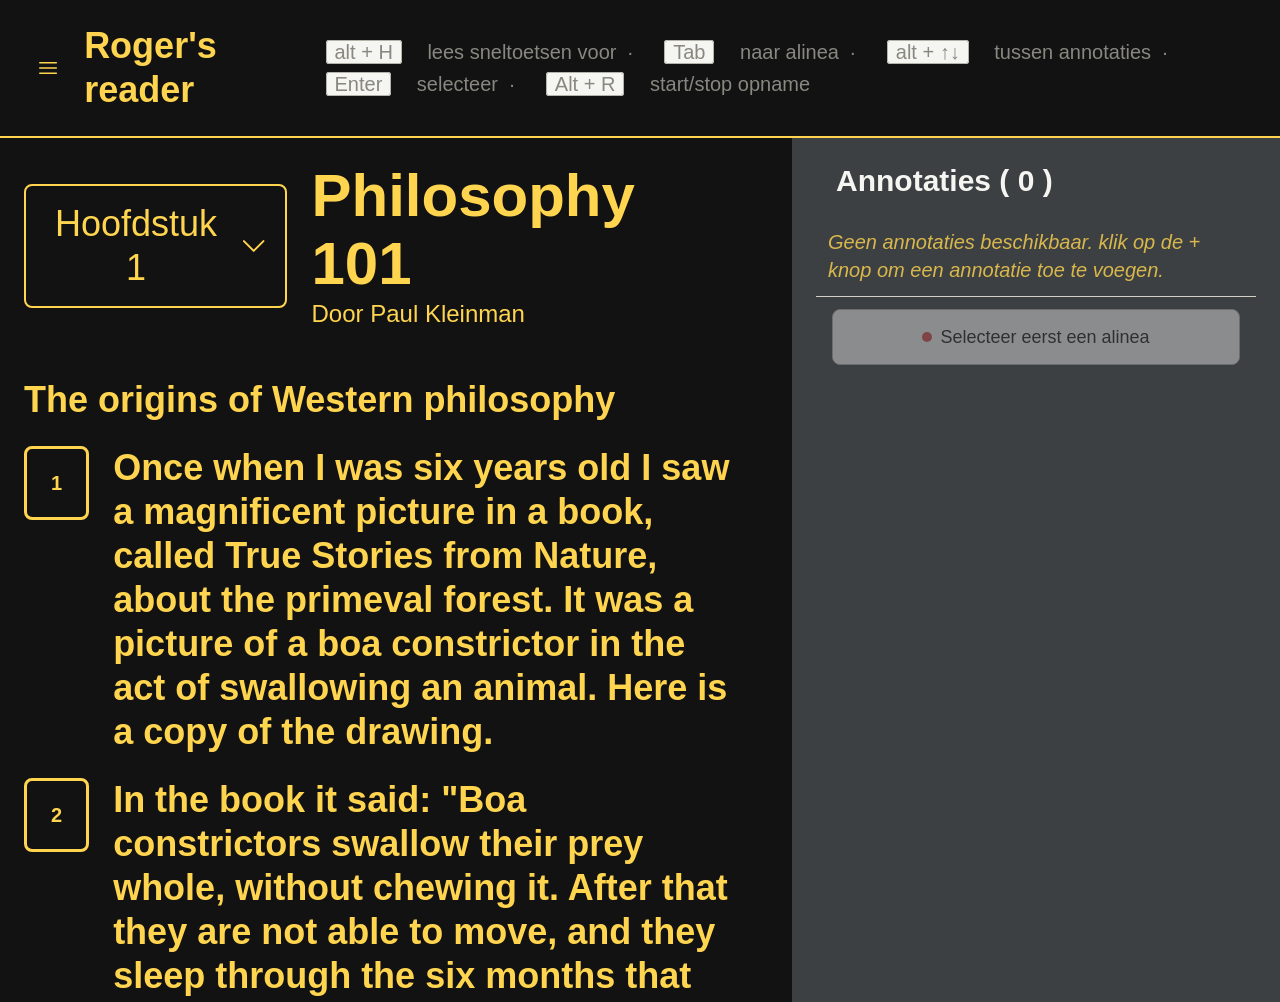
<file: index.html>
<!DOCTYPE html>
<html lang="nl">
<head>
    <meta charset="UTF-8">
    <meta name="viewport" content="width=device-width, initial-scale=1.0">
    <title>Roger's reader</title>
    <link href="style/style.css" rel="stylesheet">
    <link rel="icon" type="image/png" sizes="32x32" href="images/favicon-32x32.png?v=2">

    <link href="https://api.fontshare.com/v2/css?f[]=nunito@400&f[]=bebas-neue@400&display=swap" rel="stylesheet">
</head>
<body>
    <header>
        <div class="header-content">
            <div>
                <button class="menu" tabindex="0" aria-label="menu">
                    <svg xmlns="http://www.w3.org/2000/svg" fill="none" viewBox="0 0 24 24" stroke-width="1.5" stroke="currentColor">
                        <path stroke-linecap="round" stroke-linejoin="round" d="M3.75 6.75h16.5M3.75 12h16.5m-16.5 5.25h16.5" />
                    </svg>
                </button>
                
                <h1>Roger's reader</h1>
            </div>
            <nav>
                <ul>
                    <!-- <li><a href="#">Sneltoetsen</a></li> -->
                    <li><a href="index.html" aria-label="Ga naar Boek 1 door enter te drukken">Boek 1</a></li>
                    <li><a href="book2.html" aria-label="Ga naar Boek 2 door enter te drukken">Boek 2</a></li>
                </ul>
            </nav>

            <section id="shortcuts" aria-label="Beschikbare sneltoetsen" tabindex="0">
                <p aria-hidden="true">
                <kbd>alt + H</kbd> lees sneltoetsen voor &nbsp;·&nbsp;
                <kbd>Tab</kbd> naar alinea &nbsp;·&nbsp;
                <kbd>alt + ↑↓</kbd> tussen annotaties &nbsp;·&nbsp;
                <kbd>Enter</kbd> selecteer &nbsp;·&nbsp;
                <kbd>Alt + R</kbd> start/stop opname
                
            </p>
            <p class="sr-only">
                Beschikbare sneltoetsen: Alt + H om sneltoetsen te lezen, 
                Tab om naar een alinea te gaan, nogmaals Tab om de annotatie-knop te bereiken, 
                Enter om een annotatie te maken, Alt + R om een opname te starten of stoppen.
            </p>
            </section>
        </div>


    </header>

    <section class="web-app">
        <article id="reader" aria-label="Booktext">
            <div class="title-container">
                <div class="dropdown">
                    <button class="dropbtn" class="dropbtn" aria-label="Je bent nu bij hoofdstuk 1, navigeer hier met tab" tabindex="0">
                        Hoofdstuk 1
                        <svg xmlns="http://www.w3.org/2000/svg" viewBox="0 0 24 24" fill="currentColor" class="size-6">
                            <path fill-rule="evenodd" d="M12.53 16.28a.75.75 0 0 1-1.06 0l-7.5-7.5a.75.75 0 0 1 1.06-1.06L12 14.69l6.97-6.97a.75.75 0 1 1 1.06 1.06l-7.5 7.5Z" clip-rule="evenodd" />
                        </svg>
                    </button>

                    <div class="dropdown-content">
                        <a href="index.html#start" aria-label="Ga naar Hoofdstuk 1 door enter te drukken">Hoofdstuk 1</a>
                        <a href="chapter2.html#start" aria-label="Ga naar Hoofdstuk 2 door enter te drukken">Hoofdstuk 2</a>
                        <a href="chapter3.html#start" aria-label="Ga naar Hoofdstuk 3 door enter te drukken">Hoofdstuk 3</a>
                    </div>
                </div>

                <div>
                    <h1 aria-label="Titel: Philosophy 101" tabindex="0">Philosophy 101</h1>
                    <h2 aria-label="Auteur: Door Paul Kleinman" tabindex="0">Door Paul Kleinman</h2>
                </div>
            </div>

            <div class="text-container" id="start">
                    <h3 tabindex="0">The origins of Western philosophy</h3>
                    
                    <div class="para-block" data-para="1" tabindex="0">
                        <p lang="en">
                            Once when I was six years old I saw a magnificent picture in a book, called True Stories from Nature, about the primeval forest. It was a picture of a boa constrictor in the act of swallowing an animal. Here is a copy of the drawing.
                            
                            <button class="add-anno-btn" aria-label="Wil je een annotatie toevoegen aan alinea 1? Druk dan op enter. Zo niet, druk op tab om verder te gaan"> 1 </button>
                        </p>
                    </div>
        
                    <div class="para-block" data-para="2" tabindex="0">
                        <p>
                            In the book it said: "Boa constrictors swallow their prey whole, without chewing it. After that they are not able to move, and they sleep through the six months that they need for digestion."
                            
                            <button class="add-anno-btn" aria-label="Wil je een annotatie toevoegen aan alinea 2? Druk dan op enter. Zo niet, druk op tab om verder te gaan"> 2 </button>
                        </p>
                    </div>
        
                    <div class="para-block" data-para="3" tabindex="0">
                        <p>
                            I pondered deeply, then, over the adventures of the jungle. And after some work with a colored pencil I succeeded in making my first drawing. My Drawing Number One. It looked something like this:
                            
                            <button class="add-anno-btn" aria-label="Wil je een annotatie toevoegen aan alinea 3? Druk dan op enter. Zo niet, druk op tab om verder te gaan"> 3 </button>
                        </p>
                    </div>
                </article>
            </div>

        <aside id="sidebar" aria-label="Annotations">
            <div id="sidebar-header">
                Annotaties (
                <span id="anno-count" aria-live="polite">
                    0
                </span>
                )
            </div>

            <div id="anno-list" aria-live="polite" >
                <p>
                    No annotations yet. Focus on a paragraph and click + annotation.
                </p>
            </div>

            <div id="rec-panel">
                <div id="pending-info" aria-live="polite"></div>

                <button id="rec-btn" aria-label="Selecteer eerst een alinea" aria-pressed="false" disabled>
                    <span class="dot" aria-hidden="true"></span>
                    <span id="rec-label">Selecteer eerst een alinea</span>
                </button>
                <div id="status" aria-live="assertive"></div>

            </div>
        </aside>

    </section>
    
    <script src="script/script.js"></script>
</body>
</html>
</file>
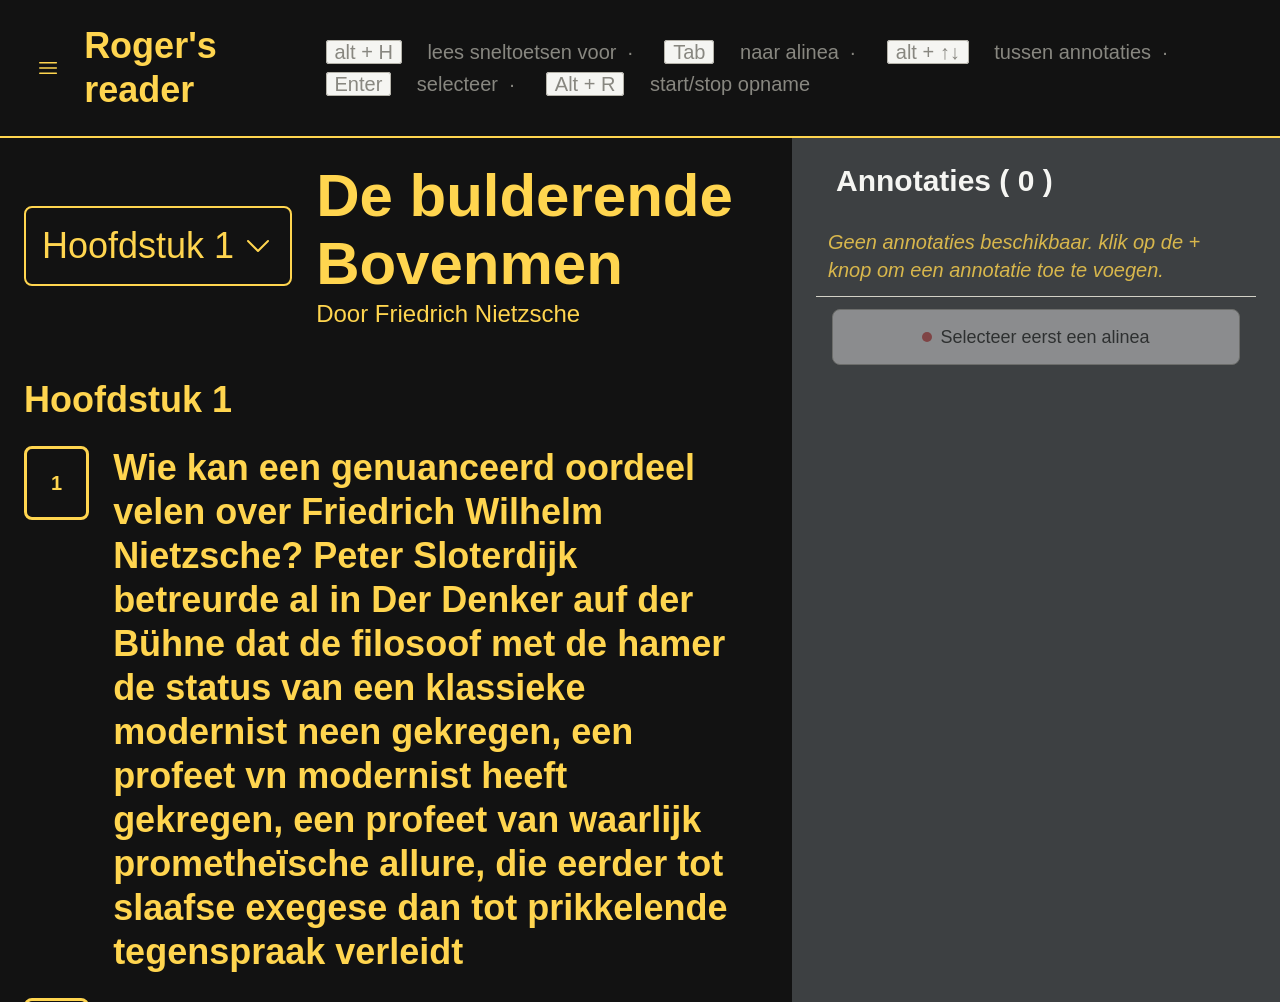
<file: book2.html>
<!DOCTYPE html>
<html lang="nl">
<head>
    <meta charset="UTF-8">
    <meta name="viewport" content="width=device-width, initial-scale=1.0">
    <title>Roger's reader</title>
    <link href="style/style.css" rel="stylesheet">
    <link rel="icon" type="image/png" sizes="32x32" href="images/favicon-32x32.png?v=2">

    <link href="https://api.fontshare.com/v2/css?f[]=nunito@400&f[]=bebas-neue@400&display=swap" rel="stylesheet">
</head>
<body>
    <header>
        <div class="header-content">
            <div>
                <button class="menu" tabindex="0" aria-label="menu">
                    <svg xmlns="http://www.w3.org/2000/svg" fill="none" viewBox="0 0 24 24" stroke-width="1.5" stroke="currentColor">
                        <path stroke-linecap="round" stroke-linejoin="round" d="M3.75 6.75h16.5M3.75 12h16.5m-16.5 5.25h16.5" />
                    </svg>
                </button>
                
                <h1>Roger's reader</h1>
            </div>
            <nav>
                <ul>
                    <!-- <li><a href="#">Sneltoetsen</a></li> -->
                    <li><a href="index.html" aria-label="Ga naar Boek 1 door enter te drukken">Boek 1</a></li>
                    <li><a href="book2.html" aria-label="Ga naar Boek 2 door enter te drukken">Boek 2</a></li>
                </ul>
            </nav>

            <section id="shortcuts" aria-label="Beschikbare sneltoetsen" tabindex="0">
                <p aria-hidden="true">
                <kbd>alt + H</kbd> lees sneltoetsen voor &nbsp;·&nbsp;
                <kbd>Tab</kbd> naar alinea &nbsp;·&nbsp;
                <kbd>alt + ↑↓</kbd> tussen annotaties &nbsp;·&nbsp;
                <kbd>Enter</kbd> selecteer &nbsp;·&nbsp;
                <kbd>Alt + R</kbd> start/stop opname
                
            </p>
            <p class="sr-only">
                Beschikbare sneltoetsen: Alt + H om sneltoetsen te lezen, 
                Tab om naar een alinea te gaan, nogmaals Tab om de annotatie-knop te bereiken, 
                Enter om een annotatie te maken, Alt + R om een opname te starten of stoppen.
            </p>
            </section>
        </div>


    </header>

    <section class="web-app">
        <article id="reader" aria-label="Booktext">
            <div class="title-container">
                <div class="dropdown">
                    <button class="dropbtn" class="dropbtn" aria-label="Je bent nu bij hoofdstuk 1, navigeer hier met tab" tabindex="0">
                        Hoofdstuk 1
                        <svg xmlns="http://www.w3.org/2000/svg" viewBox="0 0 24 24" fill="currentColor" class="size-6">
                            <path fill-rule="evenodd" d="M12.53 16.28a.75.75 0 0 1-1.06 0l-7.5-7.5a.75.75 0 0 1 1.06-1.06L12 14.69l6.97-6.97a.75.75 0 1 1 1.06 1.06l-7.5 7.5Z" clip-rule="evenodd" />
                        </svg>
                    </button>

                    <div class="dropdown-content">
                        <a href="index.html#start" aria-label="Ga naar Hoofdstuk 1 door enter te drukken">Hoofdstuk 1</a>
                    </div>
                </div>

                <div>
                    <h1 aria-label="Titel: Philosophy 101" tabindex="0">De bulderende <br> Bovenmen</h1>
                    <h2 aria-label="Auteur: Door Paul Kleinman" tabindex="0">Door Friedrich Nietzsche</h2>
                </div>
            </div>

            <div class="text-container" id="start">
                    <h3 tabindex="0">Hoofdstuk 1</h3>
                    
                    <div class="para-block" data-para="1" tabindex="0">
                        <p lang="en">
                            Wie kan een genuanceerd oordeel velen over Friedrich Wilhelm Nietzsche? Peter Sloterdijk betreurde al in
                            Der Denker auf der Bühne dat de filosoof met
                            de hamer de status van een klassieke
                            modernist neen gekregen, een profeet vn modernist heeft gekregen, een profeet van
                            waarlijk prometheïsche allure, die eerder
                            tot slaafse exegese dan tot prikkelende tegenspraak verleidt
                            
                            <button class="add-anno-btn" aria-label="Wil je een annotatie toevoegen aan alinea 1? Druk dan op enter. Zo niet, druk op tab om verder te gaan"> 1 </button>
                        </p>
                    </div>
        
                    <div class="para-block" data-para="2" tabindex="0">
                        <p>
                            Er zijn bibliotheken
                            over hem volgeschreven, maar zelden tref
                            je tussen al die eerbiedwaardige boeken
                            een commentaar dat zowel leesbaar als gedurfd is.
                            
                            <button class="add-anno-btn" aria-label="Wil je een annotatie toevoegen aan alinea 2? Druk dan op enter. Zo niet, druk op tab om verder te gaan"> 2 </button>
                        </p>
                    </div>
                </article>
            </div>

        <aside id="sidebar" aria-label="Annotations">
            <div id="sidebar-header">
                Annotaties (
                <span id="anno-count" aria-live="polite">
                    0
                </span>
                )
            </div>

            <div id="anno-list" aria-live="polite">
                <p>
                    No annotations yet. Focus on a paragraph and click + annotation.
                </p>
            </div>

            <div id="rec-panel">
                <div id="pending-info" aria-live="polite"></div>

                <button id="rec-btn" aria-label="Selecteer eerst een alinea" aria-pressed="false" disabled>
                    <span class="dot" aria-hidden="true"></span>
                    <span id="rec-label">Selecteer eerst een alinea</span>
                </button>
                <div id="status" aria-live="assertive"></div>

            </div>
        </aside>

    </section>
    
    <script src="script/script.js"></script>
</body>
</html>
</file>
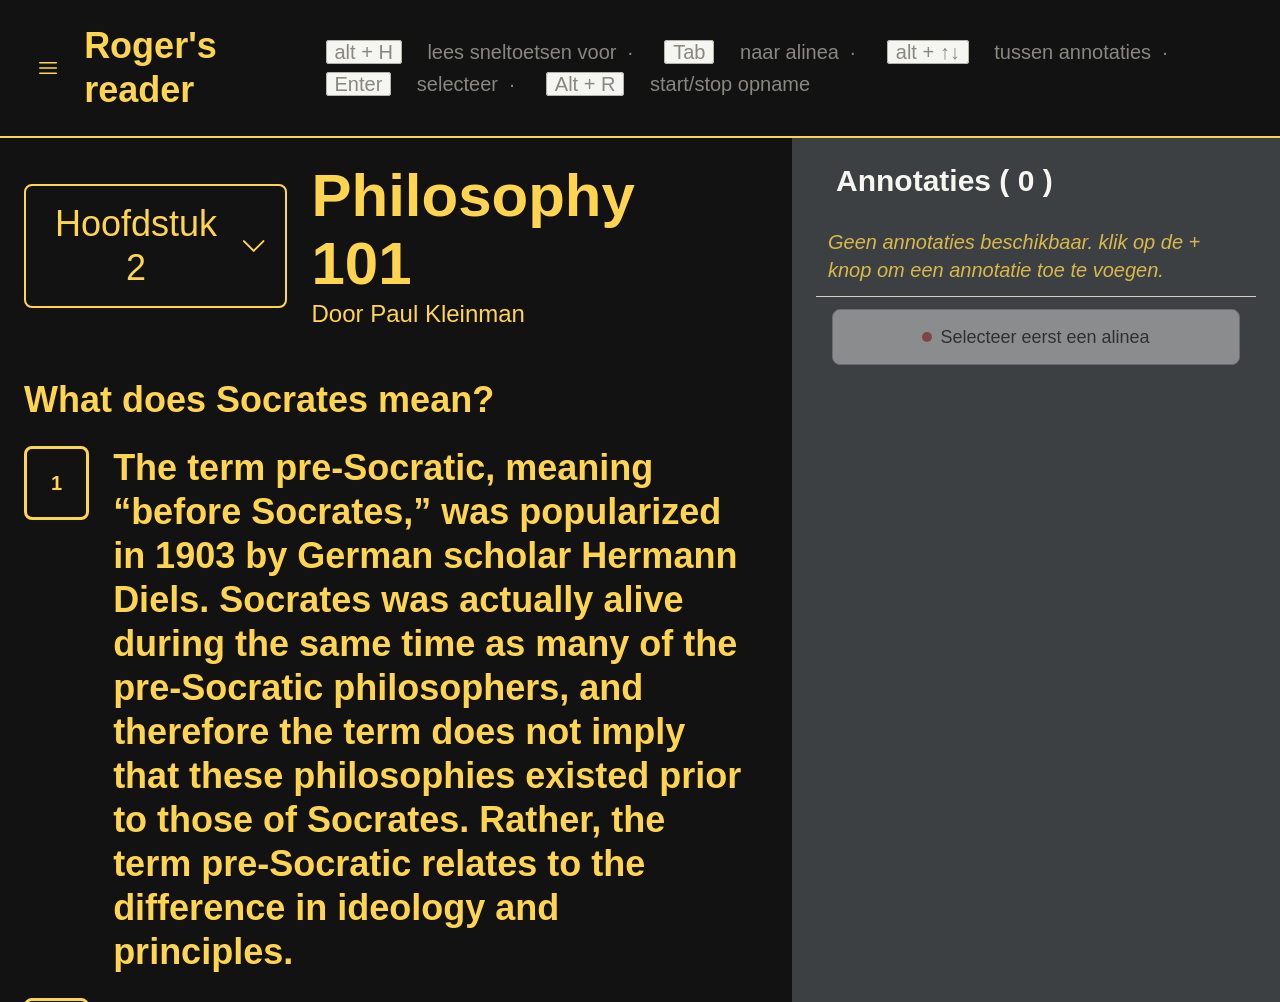
<file: chapter2.html>
<!DOCTYPE html>
<html lang="nl">
<head>
    <meta charset="UTF-8">
    <meta name="viewport" content="width=device-width, initial-scale=1.0">
    <title>Roger's reader</title>
    <link href="style/style.css" rel="stylesheet">
    <link rel="icon" type="image/png" sizes="32x32" href="images/favicon-32x32.png?v=2">

    <link href="https://api.fontshare.com/v2/css?f[]=nunito@400&f[]=bebas-neue@400&display=swap" rel="stylesheet">
</head>
<body>
    <header>
        <div class="header-content">
            <div>
                <button class="menu" tabindex="0" aria-label="menu">
                    <svg xmlns="http://www.w3.org/2000/svg" fill="none" viewBox="0 0 24 24" stroke-width="1.5" stroke="currentColor">
                        <path stroke-linecap="round" stroke-linejoin="round" d="M3.75 6.75h16.5M3.75 12h16.5m-16.5 5.25h16.5" />
                    </svg>
                </button>
                
                <h1>Roger's reader</h1>
            </div>
            <nav>
                <ul>
                    <!-- <li><a href="#">Sneltoetsen</a></li> -->
                    <li><a href="index.html">Boek 1</a></li>
                    <li><a href="book2.html">Boek 2</a></li>
                </ul>
            </nav>

            <section id="shortcuts" aria-label="Beschikbare sneltoetsen" tabindex="0">
                <p aria-hidden="true">
                <kbd>alt + H</kbd> lees sneltoetsen voor &nbsp;·&nbsp;
                <kbd>Tab</kbd> naar alinea &nbsp;·&nbsp;
                <kbd>alt + ↑↓</kbd> tussen annotaties &nbsp;·&nbsp;
                <kbd>Enter</kbd> selecteer &nbsp;·&nbsp;
                <kbd>Alt + R</kbd> start/stop opname
                
            </p>
            <p class="sr-only">
                Beschikbare sneltoetsen: Alt + H om sneltoetsen te lezen, 
                Tab om naar een alinea te gaan, nogmaals Tab om de annotatie-knop te bereiken, 
                Enter om een annotatie te maken, Alt + R om een opname te starten of stoppen.
            </p>
            </section>
        </div>


    </header>

    <section class="web-app">
        <article id="reader">
            <div class="title-container">
                <div class="dropdown">
                    <button class="dropbtn" aria-label="Je bent nu bij hoofdstuk 2, navigeer hier met tab" tabindex="0">
                        Hoofdstuk 2
                        <svg xmlns="http://www.w3.org/2000/svg" viewBox="0 0 24 24" fill="currentColor" class="size-6">
                            <path fill-rule="evenodd" d="M12.53 16.28a.75.75 0 0 1-1.06 0l-7.5-7.5a.75.75 0 0 1 1.06-1.06L12 14.69l6.97-6.97a.75.75 0 1 1 1.06 1.06l-7.5 7.5Z" clip-rule="evenodd" />
                        </svg>
                    </button>

                    <div class="dropdown-content">
                        <a href="index.html#start" aria-label="Ga naar Hoofdstuk 1 door enter te drukken">Hoofdstuk 1</a>
                        <a href="chapter2.html#start" aria-label="Ga naar Hoofdstuk 2 door enter te drukken">Hoofdstuk 2</a>
                        <a href="chapter3.html#start" aria-label="Ga naar Hoofdstuk 3 door enter te drukken">Hoofdstuk 3</a>
                    </div>
                </div>

                <div>
                    <h1 aria-label="Titel: Philosophy 101" tabindex="0">Philosophy 101</h1>
                    <h2 aria-label="Auteur: Door Paul Kleinman" tabindex="0">Door Paul Kleinman</h2>
                </div>
            </div>

            <div class="text-container" id="start">
                    <h3 tabindex="0">What does Socrates mean?</h3>
                    
                    <div class="para-block" data-para="1" tabindex="0">
                        <p lang="en">
                            The term pre-Socratic, meaning “before Socrates,” was popularized in 1903 by
                            German scholar Hermann Diels. Socrates was actually alive during the same
                            time as many of the pre-Socratic philosophers, and therefore the term does not
                            imply that these philosophies existed prior to those of Socrates. Rather, the term
                            pre-Socratic relates to the difference in ideology and principles. 
                            
                            <button class="add-anno-btn" aria-label="Wil je een annotatie toevoegen aan alinea 1? Druk dan op enter. Zo niet, druk op tab om verder te gaan"> 1 </button>
                        </p>
                    </div>
        
                    <div class="para-block" data-para="2" tabindex="0">
                        <p>
                            While many
                            pre-Socratic philosophers produced texts, none have fully survived and most of
                            what we understand about the pre-Socratic philosophers is based on the
                            fragments of text that remain and the quotes of later historians and philosophers,
                            which were usually biased.
                            
                            <button class="add-anno-btn" aria-label="Wil je een annotatie toevoegen aan alinea 2? Druk dan op enter. Zo niet, druk op tab om verder te gaan"> 2 </button>
                        </p>
                    </div>
                </article>
            </div>

        <aside id="sidebar" aria-label="Annotations">
            <div id="sidebar-header">
                Annotaties (
                <span id="anno-count" aria-live="polite">
                    0
                </span>
                )
            </div>

            <div id="anno-list" aria-live="polite">
                <p>
                    No annotations yet. Focus on a paragraph and click + annotation.
                </p>
            </div>

            <div id="rec-panel">
                <div id="pending-info" aria-live="polite"></div>

                <button id="rec-btn" aria-label="Selecteer eerst een alinea" aria-pressed="false" disabled>
                    <span class="dot" aria-hidden="true"></span>
                    <span id="rec-label">Selecteer eerst een alinea</span>
                </button>
                <div id="status" aria-live="assertive"></div>

            </div>
        </aside>

    </section>
    
    <script src="script/script.js"></script>
</body>
</html>
</file>
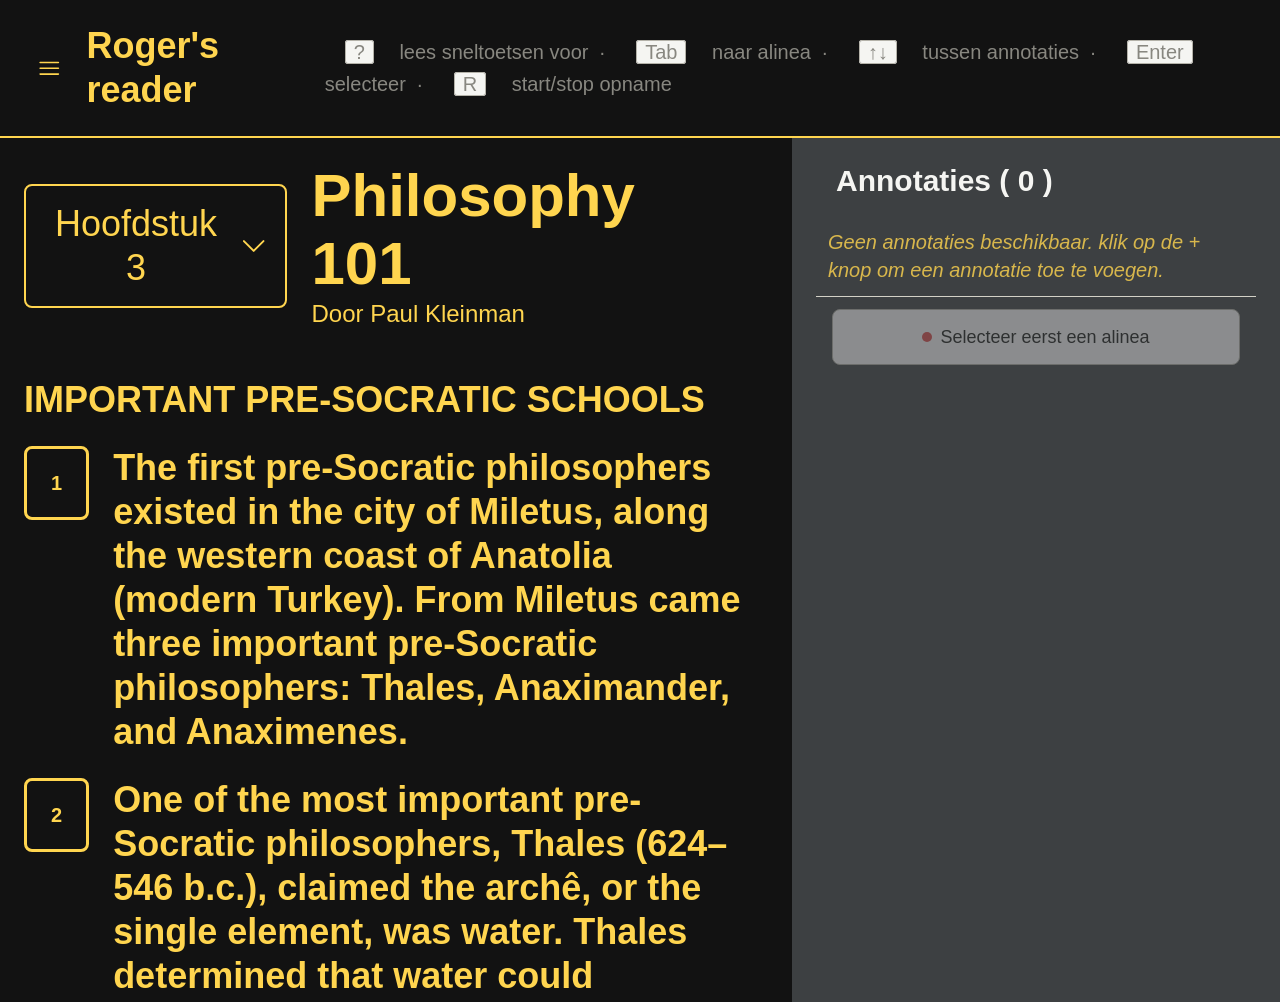
<file: chapter3.html>
<!DOCTYPE html>
<html lang="nl">
<head>
    <meta charset="UTF-8">
    <meta name="viewport" content="width=device-width, initial-scale=1.0">
    <title>Roger's reader</title>
    <link href="style/style.css" rel="stylesheet">
    <link rel="icon" type="image/png" sizes="32x32" href="images/favicon-32x32.png?v=2">

    <link href="https://api.fontshare.com/v2/css?f[]=nunito@400&f[]=bebas-neue@400&display=swap" rel="stylesheet">
</head>
<body>
    <header>
        <div class="header-content">
            <div>
                <button class="menu" tabindex="0" aria-label="menu">
                    <svg xmlns="http://www.w3.org/2000/svg" fill="none" viewBox="0 0 24 24" stroke-width="1.5" stroke="currentColor">
                        <path stroke-linecap="round" stroke-linejoin="round" d="M3.75 6.75h16.5M3.75 12h16.5m-16.5 5.25h16.5" />
                    </svg>
                </button>
                
                <h1>Roger's reader</h1>
            </div>
            <nav>
                <ul>
                    <!-- <li><a href="#">Sneltoetsen</a></li> -->
                    <li><a href="book1.html">Boek 1</a></li>
                    <li><a href="book2.html">Boek 2</a></li>
                </ul>
            </nav>

            <section id="shortcuts" aria-label="Beschikbare sneltoetsen" tabindex="0">
                <p aria-hidden="true">
                <kbd>?</kbd> lees sneltoetsen voor &nbsp;·&nbsp;
                <kbd>Tab</kbd> naar alinea &nbsp;·&nbsp;
                <kbd>↑↓</kbd> tussen annotaties &nbsp;·&nbsp;
                <kbd>Enter</kbd> selecteer &nbsp;·&nbsp;
                <kbd>R</kbd> start/stop opname
                
            </p>
            <p class="sr-only">
                Beschikbare sneltoetsen: ? om sneltoetsen te lezen, Tab om naar een alinea te gaan, pijl omhoog en omlaag om tussen annotaties te navigeren, Enter om te selecteren, en R om een opname te starten of stoppen.
            </p>
            </section>
        </div>


    </header>

    <section class="web-app">
        <article id="reader">
            <div class="title-container">
                <div class="dropdown">
                    <button class="dropbtn" aria-label="Je bent nu bij hoofdstuk 2, navigeer hier naar een ander hoofdstuk" tabindex="0">
                        Hoofdstuk 3
                        <svg xmlns="http://www.w3.org/2000/svg" viewBox="0 0 24 24" fill="currentColor" class="size-6">
                            <path fill-rule="evenodd" d="M12.53 16.28a.75.75 0 0 1-1.06 0l-7.5-7.5a.75.75 0 0 1 1.06-1.06L12 14.69l6.97-6.97a.75.75 0 1 1 1.06 1.06l-7.5 7.5Z" clip-rule="evenodd" />
                        </svg>
                    </button>

                    <div class="dropdown-content">
                        <a href="index.html">Hoofdstuk 1</a>
                        <a href="chapter2.html">Hoofdstuk 2</a>
                        <a href="chapter3.html">Hoofdstuk 3</a>
                    </div>
                </div>

                <div>
                    <h1 aria-label="Titel: Philosophy 101">Philosophy 101</h1>
                    <h2 aria-label="Auteur: Door Paul Kleinman">Door Paul Kleinman</h2>
                </div>
            </div>

            <div class="text-container">
                    <h3>IMPORTANT PRE-SOCRATIC SCHOOLS</h3>
                    
                    <div class="para-block" data-para="1">
                        <p lang="en">
                            The first pre-Socratic philosophers existed in the city of Miletus, along the
                            western coast of Anatolia (modern Turkey). From Miletus came three important
                            pre-Socratic philosophers: Thales, Anaximander, and Anaximenes.
                            
                            <button class="add-anno-btn" aria-label="add annotation on paragraph 1"> 1 </button>
                        </p>
                    </div>
        
                    <div class="para-block" data-para="2">
                        <p>
                            One of the most important pre-Socratic philosophers, Thales (624–546 b.c.),
                            claimed the archê, or the single element, was water. Thales determined that
                            water could experience principles of change like evaporation and condensation,
                            therefore allowing for it to be gaseous or solid. He also knew that water was
                            responsible for moisture (which heat was generated from) and nourishment.
                            Thales even believed the earth floated on water.

                            
                            <button class="add-anno-btn" aria-label="add annotation on paragraph 2"> 2 </button>
                        </p>
                    </div>
                </article>
            </div>

        <aside id="sidebar" aria-label="Annotations">
            <div id="sidebar-header">
                Annotaties (
                <span id="anno-count" aria-live="polite">
                    0
                </span>
                )
            </div>

            <div id="anno-list" aria-live="polite" aria-label="List of annotations">
                <p>
                    No annotations yet. Focus on a paragraph and click + annotation.
                </p>
            </div>

            <div id="rec-panel">
                <div id="pending-info" aria-live="polite"></div>

                <button id="rec-btn" aria-label="Start audio-opname" aria-pressed="false" disabled>
                    <span class="dot" aria-hidden="true"></span>
                    <span id="rec-label">Selecteer eerst een alinea</span>
                </button>
                <div id="status" aria-live="assertive"></div>

            </div>
        </aside>

    </section>
    
    <script src="script/script.js"></script>
</body>
</html>
</file>
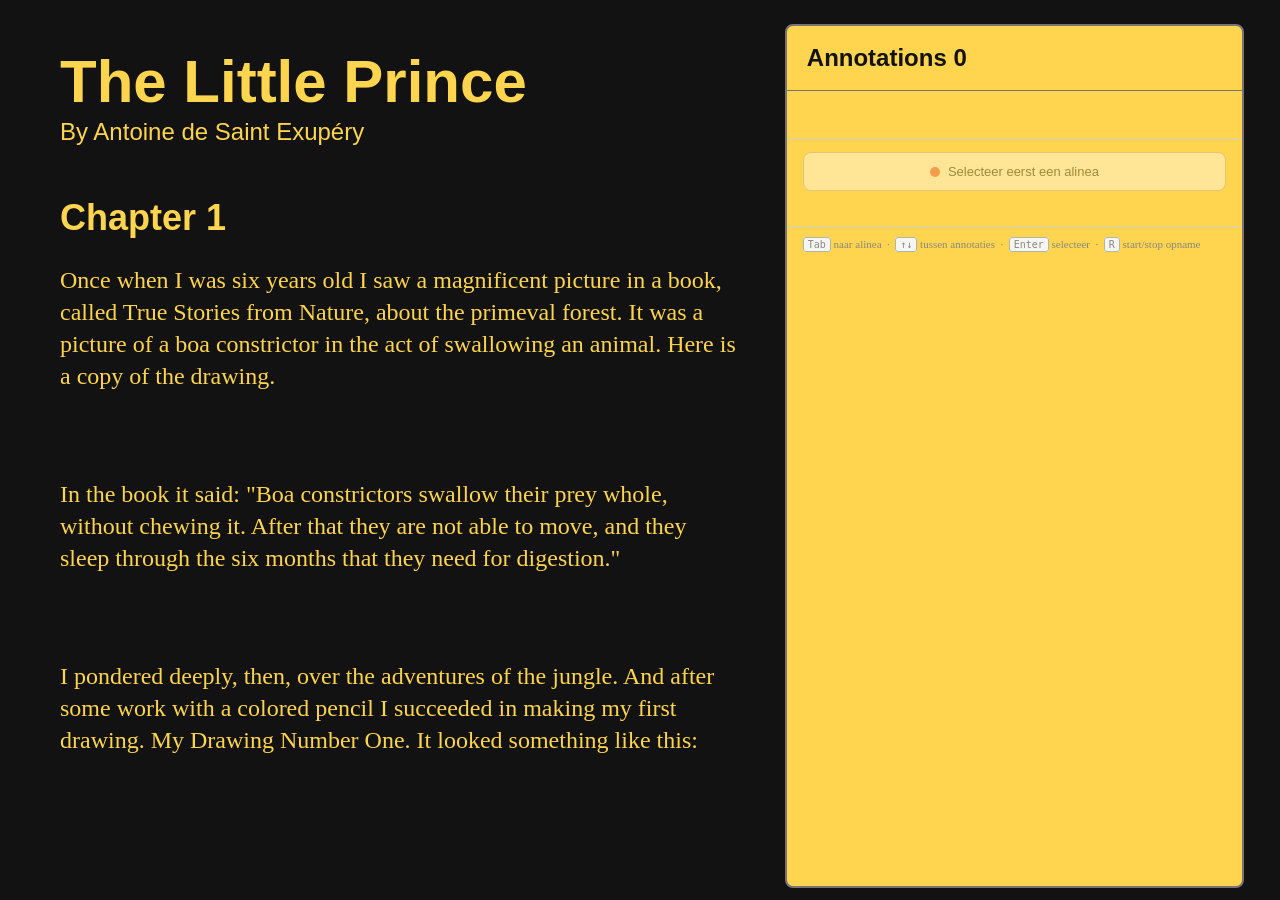
<file: index copy.html>
<!DOCTYPE html>
<html lang="nl">
<head>
    <meta charset="UTF-8">
    <meta name="viewport" content="width=device-width, initial-scale=1.0">
    <title>Document</title>
    <link href="style/style copy.css" rel="stylesheet">
    <link rel="icon" type="image/png" sizes="32x32" href="images/favicon-32x32.png?v=2">
</head>
<body>
    <section class="web-app">
        <article id="reader" aria-label="Booktext" tabindex="0">
            <div>
                <h1>The Little Prince</h1>
                <h2>By Antoine de Saint Exupéry</h2>
            </div>

            <div class="text-container">
                    <h3>Chapter 1</h3>
                    
                    <div class="para-block" data-para="1">
                        <p>
                            Once when I was six years old I saw a magnificent picture in a book, called True Stories from Nature, about the primeval forest. It was a picture of a boa constrictor in the act of swallowing an animal. Here is a copy of the drawing.
                            
                            <button class="add-anno-btn" aria-label="add annotation on paragraph 1"> + Add annotation </button>
                        </p>
                    </div>
        
                    <div class="para-block" data-para="2">
                        <p>
                            In the book it said: "Boa constrictors swallow their prey whole, without chewing it. After that they are not able to move, and they sleep through the six months that they need for digestion."
                            
                            <button class="add-anno-btn" aria-label="add annotation on paragraph 2"> + Add annotation </button>
                        </p>
                    </div>
        
                    <div class="para-block" data-para="3">
                        <p>
                            I pondered deeply, then, over the adventures of the jungle. And after some work with a colored pencil I succeeded in making my first drawing. My Drawing Number One. It looked something like this:
                            
                            <button class="add-anno-btn" aria-label="add annotation on paragraph 3 "> + Add annotation </button>
                        </p>
                    </div>
                </article>
            </div>

        <aside id="sidebar" aria-label="Annotations">
            <div id="sidebar-header">
                Annotations
                <span id="anno-count" aria-live="polite">
                    0
                </span>
            </div>

            <div id="anno-list" aria-live="polite" aria-label="List of annotations">
                <p>
                    No annotations yet. Focus on a paragraph and click + annotation.
                </p>
            </div>

            <div id="rec-panel">
                <div id="pending-info" aria-live="polite"></div>

                <button id="rec-btn" aria-label="Start audio-opname" aria-pressed="false" disabled>
                    <span class="dot" aria-hidden="true"></span>
                    <span id="rec-label">Selecteer eerst een alinea</span>
                </button>
                <div id="status" aria-live="assertive"></div>

            </div>
            
            <div id="shortcuts">
                <p><kbd>Tab</kbd> naar alinea &nbsp;·&nbsp; <kbd>↑↓</kbd> tussen annotaties &nbsp;·&nbsp; <kbd>Enter</kbd> selecteer &nbsp;·&nbsp; <kbd>R</kbd> start/stop opname</p>
            </div>
        </aside>

    </section>

    
    <script src="script/script.js"></script>
</body>
</html>
</file>
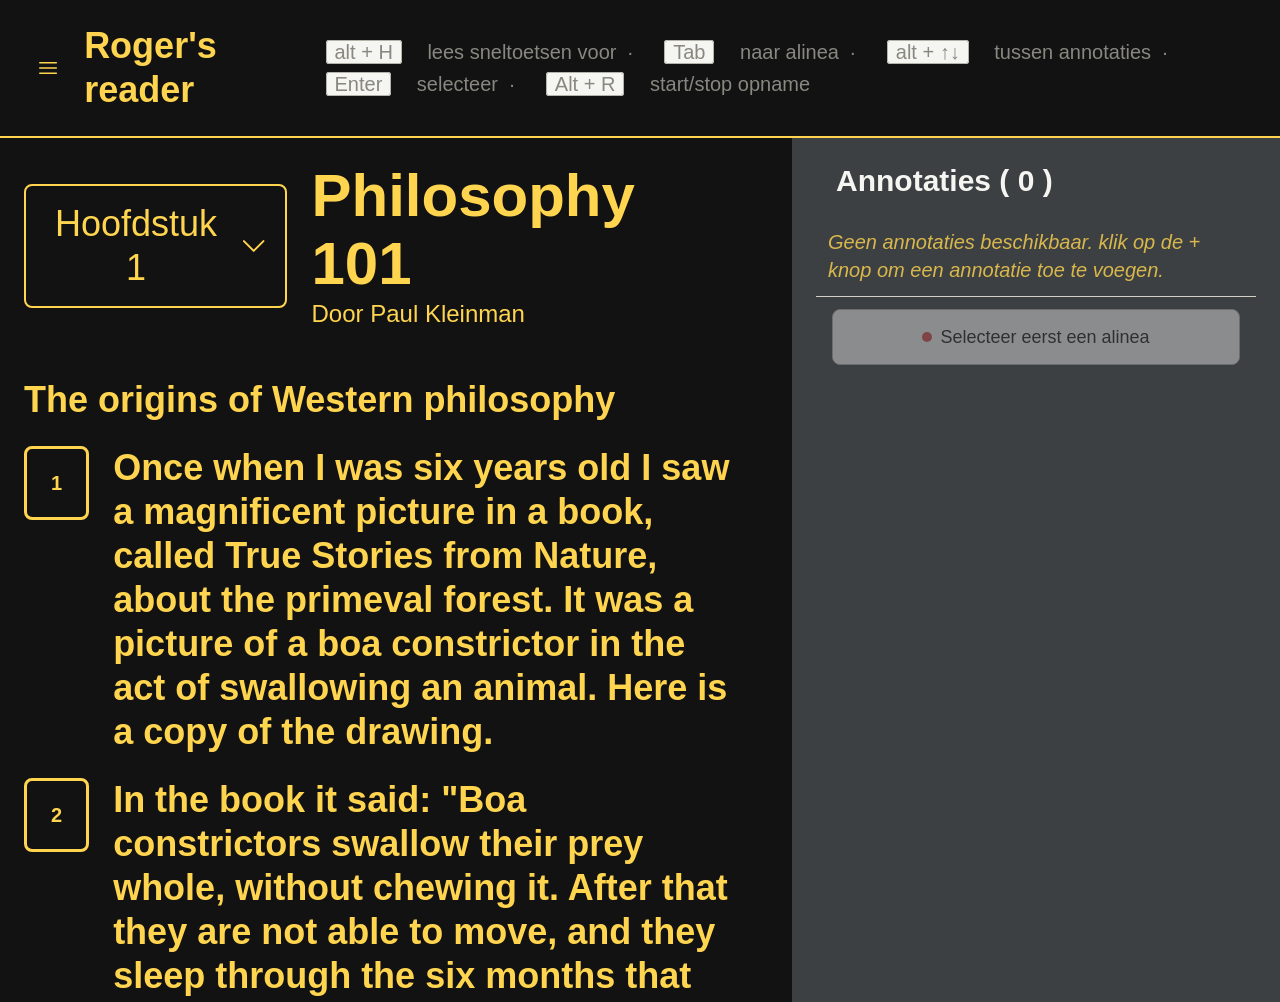
<file: pagina-2.html>
<!DOCTYPE html>
<html lang="nl">
<head>
    <meta charset="UTF-8">
    <meta name="viewport" content="width=device-width, initial-scale=1.0">
    <title>Roger's reader</title>
    <link href="style/style.css" rel="stylesheet">
    <link rel="icon" type="image/png" sizes="32x32" href="images/favicon-32x32.png?v=2">

    <link href="https://api.fontshare.com/v2/css?f[]=nunito@400&f[]=bebas-neue@400&display=swap" rel="stylesheet">
</head>
<body>
    <header>
        <div class="header-content">
            <div>
                <button class="menu" tabindex="0" aria-label="menu">
                    <svg xmlns="http://www.w3.org/2000/svg" fill="none" viewBox="0 0 24 24" stroke-width="1.5" stroke="currentColor">
                        <path stroke-linecap="round" stroke-linejoin="round" d="M3.75 6.75h16.5M3.75 12h16.5m-16.5 5.25h16.5" />
                    </svg>
                </button>
                
                <h1>Roger's reader</h1>
            </div>
            <nav>
                <ul>
                    <!-- <li><a href="#">Sneltoetsen</a></li> -->
                    <li><a href="book1.html">Boek 1</a></li>
                    <li><a href="book2.html">Boek 2</a></li>
                </ul>
            </nav>

            <section id="shortcuts" aria-label="Beschikbare sneltoetsen" tabindex="0">
                <p aria-hidden="true">
                <kbd>alt + H</kbd> lees sneltoetsen voor &nbsp;·&nbsp;
                <kbd>Tab</kbd> naar alinea &nbsp;·&nbsp;
                <kbd>alt + ↑↓</kbd> tussen annotaties &nbsp;·&nbsp;
                <kbd>Enter</kbd> selecteer &nbsp;·&nbsp;
                <kbd>Alt + R</kbd> start/stop opname
                
            </p>
            <p class="sr-only">
                Beschikbare sneltoetsen: Alt + H om sneltoetsen te lezen, 
                Tab om naar een alinea te gaan, nogmaals Tab om de annotatie-knop te bereiken, 
                Enter om een annotatie te maken, Alt + R om een opname te starten of stoppen.
            </p>
            </section>
        </div>


    </header>

    <section class="web-app">
        <article id="reader" aria-label="Booktext">
            <div class="title-container">
                <div class="dropdown">
                    <button class="dropbtn">
                        Hoofdstuk 1
                        <svg xmlns="http://www.w3.org/2000/svg" viewBox="0 0 24 24" fill="currentColor" class="size-6">
                            <path fill-rule="evenodd" d="M12.53 16.28a.75.75 0 0 1-1.06 0l-7.5-7.5a.75.75 0 0 1 1.06-1.06L12 14.69l6.97-6.97a.75.75 0 1 1 1.06 1.06l-7.5 7.5Z" clip-rule="evenodd" />
                        </svg>
                    </button>

                    <div class="dropdown-content">
                        <a href="chapter1.html">Hoofdstuk 1</a>
                        <a href="chapter2.html">Hoofdstuk 2</a>
                        <a href="chapter3.html">Hoofdstuk 3</a>
                    </div>
                </div>

                <div>
                    <h1 aria-label="Titel: Philosophy 101" tabindex="0">Philosophy 101</h1>
                    <h2 aria-label="Auteur: Door Paul Kleinman" tabindex="0">Door Paul Kleinman</h2>
                </div>
            </div>

            <div class="text-container">
                    <h3 tabindex="0">The origins of Western philosophy</h3>
                    
                    <div class="para-block" data-para="1">
                        <p lang="en">
                            Once when I was six years old I saw a magnificent picture in a book, called True Stories from Nature, about the primeval forest. It was a picture of a boa constrictor in the act of swallowing an animal. Here is a copy of the drawing.
                            
                            <button class="add-anno-btn" aria-label="add annotation on paragraph 1"> 1 </button>
                        </p>
                    </div>
        
                    <div class="para-block" data-para="2">
                        <p>
                            In the book it said: "Boa constrictors swallow their prey whole, without chewing it. After that they are not able to move, and they sleep through the six months that they need for digestion."
                            
                            <button class="add-anno-btn" aria-label="add annotation on paragraph 2"> 2 </button>
                        </p>
                    </div>
        
                    <div class="para-block" data-para="3">
                        <p>
                            I pondered deeply, then, over the adventures of the jungle. And after some work with a colored pencil I succeeded in making my first drawing. My Drawing Number One. It looked something like this:
                            
                            <button class="add-anno-btn" aria-label="add annotation on paragraph 3 "> 3 </button>
                        </p>
                    </div>
                </article>
            </div>

        <aside id="sidebar" aria-label="Annotations">
            <div id="sidebar-header">
                Annotaties (
                <span id="anno-count" aria-live="polite">
                    0
                </span>
                )
            </div>

            <div id="anno-list" aria-live="polite">
                <p>
                    No annotations yet. Focus on a paragraph and click + annotation.
                </p>
            </div>

            <div id="rec-panel">
                <div id="pending-info" aria-live="polite"></div>

                <button id="rec-btn" aria-label="Selecteer eerst een alinea" aria-pressed="false" disabled>
                    <span class="dot" aria-hidden="true"></span>
                    <span id="rec-label">Selecteer eerst een alinea</span>
                </button>
                <div id="status" aria-live="assertive"></div>

            </div>
        </aside>

    </section>
    
    <script src="script/script.js"></script>
</body>
</html>
</file>
<file: style/style.css>
*,
*::after,
*::before {
  box-sizing: border-box;
}

* {
  margin: 0;
  padding: 0;
  line-height: calc(1em + 0.5rem);

  &:focus {
    outline: 2px solid #378add;
    outline-offset: 2px;
  }
}

html {
  scroll-behavior: smooth;

  color-scheme: light dark;
  --colour-background: light-dark(#121212, #ffd54f);
  --colour-text: light-dark(#ffd54f, #121212);
  --colour-white: #f5f5f2;

  font-family: "Nunito", sans-serif;
  font-family: "Bebas Neue", sans-serif;
  color: var(--colour-text);
  background-color: var(--colour-background);

  --size-xxs: 0.5rem;
  --size-xs: 0.75rem;
  --size-sm: 0.875rem;
  --size-base: 1rem;
  --size-lg: 1.125rem;
  --size-xl: 1.25rem;
  --size-2xl: 1.5rem;
  --size-3xl: 1.875rem;
  --size-4xl: 2.25rem;
  --size-5xl: 3rem;
  --size-6xl: 3.75rem;
  --size-7xl: 4.5rem;
  --size-8xl: 6rem;
  --size-9xl: 8rem;
  --size-10xl: 10rem;
}

img,
svg {
  display: block;
  max-width: 100%;
  height: auto;
}

button {
  display: inline-block;
  padding: 0;
  border: none;
  background: none;
  cursor: pointer;
  color: inherit;
  font-family: inherit;
  font-size: inherit;
}

h1,
h3,
h4,
h5,
h6 {
  font-family: "Arial", serif;
  font-weight: 900;
}

h1 {
  font-size: var(--size-6xl);
}

h2 {
  font-family: "Arial", serif;
  font-weight: 500;
}

h3 {
  font-size: var(--size-4xl);
  margin-bottom: var(--size-2xl);
}

.menu {
  color: var(--colour-text);
  width: var(--size-4xl);
  height: var(--size-4xl);
  display: block;
  z-index: 200;
  position: relative;
}

.header-content {
  display: flex;
  justify-content: space-between;
  align-items: center;
  background-color: var(--colour-background);
  border-bottom: var(--colour-text) 2px solid;
}

.header-content div {
  display: flex;
  align-items: center;
  gap: var(--size-2xl);
  background-color: var(--colour-background);

  & h1 {
    font-size: var(--size-4xl);
    font-family: "Bebas Neue", sans-serif;
  }

  padding: var(--size-2xl) var(--size-4xl);

  &:nth-of-type(1) {
    width: fit-content;
  }
}

header nav {
  padding: var(--size-2xl) var(--size-4xl);
  position: absolute;
  z-index: 100;
  top: 90px;

  & ul {
    display: flex;
    flex-direction: column;
    gap: var(--size-2xl);

    & li {
      list-style: none;
      background-color: var(--colour-background);
      padding: var(--size-2xl);
      border-radius: var(--size-xxs);
      width: fit-content;
      border: var(--colour-text) 2px solid;

      & a {
        text-decoration: none;
        color: var(--colour-text);
        font-size: var(--size-4xl);
      }
    }

    & li:hover,
    & li:focus-within {
      background-color: var(--colour-text);
      color: var(--colour-background);
      border: var(--colour-background) 2px solid;

      & a {
        color: var(--colour-background);
      }
    }
  }
}

nav ul li {
  transition:
    transform 0.3s ease-in-out,
    opacity 0.3s ease-in-out;
  transform: translateX(-20px);
  opacity: 0;

  & a:focus {
    outline: 2px solid transparent;
  }
}

.header-content:focus-within nav ul li {
  transform: translateX(0);
  opacity: 1;
}

nav ul li:nth-of-type(1) {
  transition-delay: 0.1s;
}
nav ul li:nth-of-type(2) {
  transition-delay: 0.2s;
}
nav ul li:nth-of-type(3) {
  transition-delay: 0.3s;
}

header button:focus {
  outline: 2px solid #378add;
}

#shortcuts {
  padding: 0.5rem 1rem;
}

#shortcuts p {
  font-size: var(--size-xl);
  color: #888780;
  line-height: 1.6;
}

kbd {
  background: #f5f5f2;
  border: 0.5px solid #b4b2a9;
  border-radius: 3px;
  padding: 0 var(--size-xxs);
  font-size: var(--size-xl);
  font-family: "Bebas Neue", sans-serif;

  margin: 0 var(--size-xl);
}

.web-app {
  display: grid;
  grid-template-rows: 1fr 1fr;
  gap: var(--size-2xl);
}

#reader {
  display: flex;
  flex-direction: column;
  gap: var(--size-5xl);
  padding: var(--size-2xl);
  border-radius: var(--size-xxs);

  & P {
    font-size: var(--size-4xl);
    font-family: "Nunito", sans-serif;
    font-weight: 800;

    display: flex;
    flex-direction: row-reverse;
    gap: var(--size-2xl);
  }

  height: 96vh;
  overflow: scroll;
}

::-webkit-scrollbar {
  display: none;
}

.para-block {
  margin-bottom: var(--size-2xl);
}

#sidebar {
  background-color: #3d4042;
  padding: var(--size-2xl);
  overflow: scroll;
  min-width: 0;
}

.add-anno-btn,
.anchor-badge {
  display: flex;
  pointer-events: none;
  flex-direction: row;
  align-items: center;
  justify-content: center;
  width: fit-content;
  height: fit-content;
  padding: var(--size-xl) var(--size-2xl);
  font-size: var(--size-xl);
  font-weight: 800;

  background-color: var(--colour-background);
  color: var(--colour-text);
  border-radius: var(--size-xxs);
  border: 3px solid var(--colour-text);

  transition: all 0.2s ease-in-out;
}

.anchor-badge {
  background-color: #12ca1e;
  color: var(--colour-background);
  border: 3px solid #12ca1e;
}

.add-anno-btn:focus {
  pointer-events: auto;
  background-color: var(--colour-text);
  color: var(--colour-background);
}

.para-block:hover .add-anno-btn {
  opacity: 1;
  pointer-events: auto;
}

/* .para-block:has(:focus-within) {
  pointer-events: auto;
  background-color: var(--colour-text);
  color: var(--colour-background);
  padding: var(--size-xl) var(--size-2xl);
} */

.para-block:focus{
  pointer-events: auto;
  background-color: var(--colour-text);
  color: var(--colour-background);
  padding: var(--size-xl) var(--size-2xl);
}

#sidebar-header {
  padding: 0 1.25rem 1rem 1.25rem;
  font-size: var(--size-3xl);
  font-weight: 900;
  color: var(--colour-white);
  font-family: "Arial", serif;
}

#anno-list {
  flex: 1;
  overflow-y: auto;
  padding: 0.75rem;
  display: flex;
  flex-direction: column;
  gap: 8px;
}

.anno-empty {
  font-size: var(--size-xl);
  color: rgb(255 213 79 / 0.8);
  font-style: italic;
}

.anno-card {
  background: var(--colour-background);
  border: 0.5px solid #d3d1c7;
  padding: 0.75rem;
  cursor: pointer;
  transition: border-color 0.15s;
  font-size: var(--size-2xl);
  font-family: "Bebas Neue", sans-serif;

  & div:nth-of-type(1) {
    display: flex;
    align-items: center;
    margin-bottom: 4px;
    gap: var(--size-xxs);
  }
  
  &:focus{
    background-color: var(--colour-text);
    color: var(--colour-background);

    & .badge {
      background-color: var(--colour-background);
      color: var(--colour-text);
    }

    & .snippet{
      color: var(--colour-background);
    }
    
    & .note-input {
      background-color: var(--colour-background);
      color: var(--colour-text);
    }
  }
}

.anno-card:hover {
  border-color: #378add;
}

.anno-card:focus {
  outline: 2px solid #378add;
  outline-offset: 2px;
  border-color: #378add;
}

.anno-card .badge {
  display: inline-flex;
  align-items: center;
  justify-content: center;
  width: var(--size-2xl);
  height: var(--size-2xl);
  border-radius: 50%;
  background: var(--colour-text);
  color: var(--colour-background);
  font-size: var(--size-lg);
  font-weight: bold;
  margin-right: var(--size-xxs);
}

.anno-card .snippet {
  font-size: var(--size-xl);
  color: rgb(255 213 79 / 0.8);
  font-family: "Nunito", sans-serif;
  font-style: italic;
  margin: var(--size-xxs) 0 var(--size-xs);
  white-space: nowrap;
  overflow: hidden;
  text-overflow: ellipsis;
}

.anno-card .note {
  font-size: var(--size-xl);
  font-family: "Nunito", sans-serif;
  margin-top: var(--size-xs);
  padding: var(--size-xs) var(--size-sm);
  background: rgb(255 213 79 / 0.1);
  border-left: 2px solid var(--colour-text);
  border-radius: 0 4px 4px 0;
  color: var(--colour-text);
  white-space: pre-wrap;
}

.note-input {
  width: 100%;
  max-width: 100%;
  box-sizing: border-box;
  margin-top: var(--size-xs);
  padding: var(--size-xs) var(--size-sm);
  font-size: var(--size-xl);
  font-family: "Bebas Neue", sans-serif;
  background: rgb(255 213 79 / 0.1);
  color: var(--colour-text);
  border: 0.5px solid #7c7474;
  border-radius: 4px;
  resize: vertical;
  min-height: 52px;
}

.note-input::placeholder {
  color: rgb(255 213 79 / 0.4);
}

.note-input:focus {
  outline: 2px solid #378add;
  outline-offset: 2px;
}

.anno-card audio {
  width: 100%;
  height: 28px;
  margin-top: 6px;
}

#rec-panel {
  padding: 0.75rem 1rem;
  border-top: 0.5px solid #d3d1c7;
  display: flex;
  flex-direction: column;
  gap: 8px;
}

#pending-info {
  font-size: var(--size-xl);
  color: var(--colour-text);
  background-color: rgb(18 18 18 / 0.8);
  border: 2px solid var(--colour-background);
  border-radius: 8px;
  padding: var(--size-xs) var(--size-sm);
  display: none;
  font-weight: 700;
  font-family: "Bebas Neue", sans-serif;
}

#rec-btn {
  display: flex;
  align-items: center;
  gap: 8px;
  font-size: var(--size-lg);
  font-family: "Bebas Neue", sans-serif;
  justify-content: center;
  padding: var(--size-sm) var(--size-base);
  border-radius: 8px;
  border: 0.5px solid #b4b2a9;
  background: #fff;
  cursor: pointer;
  color: #1a1a18;
  transition: background 0.15s;
}

#rec-btn:hover:not(:disabled) {
  background: #f5f5f2;
}

#rec-btn:focus {
  outline: 2px solid #378add;
  outline-offset: 2px;
  background-color: var(--colour-text);
}

#rec-btn:disabled {
  opacity: 0.4;
  cursor: default;
}

#rec-btn .dot {
  width: 10px;
  height: 10px;
  border-radius: 50%;
  background: #e24b4a;
  flex-shrink: 0;
}

#rec-btn.recording .dot {
  animation: blink 1s infinite;
}

@keyframes blink {
  0%,
  100% {
    opacity: 1;
  }
  50% {
    opacity: 0;
  }
}

#status {
  font-size: var(--size-sm);
  color: #5f5e5a;
  text-align: center;
  min-height: 16px;
}

.title-container {
  display: flex;
  gap: var(--size-2xl);
  align-items: center;
}

.dropdown {
  position: relative;
}

.dropbtn {
  background-color: var(--colour-background);
  color: var(--colour-text);
  padding: 16px;
  font-size: var(--size-4xl);
  border: 2px solid var(--colour-text);
  border-radius: 8px;
  cursor: pointer;

  display: flex;
  align-items: center;
  gap: 8px;

  & svg {
    width: 2rem;
    height: 2rem;
    fill: var(--colour-text);
  }
}

.dropdown-content {
  display: none;
  position: absolute;
  background-color: var(--colour-text);
  width: 100%;
}

.dropdown-content a {
  color: var(--colour-background);
  padding: var(--size-2xl);
  text-decoration: none;
  display: block;
  font-size: var(--size-2xl);
}

.dropdown-content a:hover,
.dropdown-content a:focus {
  background-color: #f1f1f1;
}

.dropdown:hover .dropdown-content,
.dropdown:focus-within .dropdown-content {
  display: block;
}

.dropdown:hover .dropbtn,
.dropdown:focus-within .dropbtn {
  background-color: var(--colour-text);
  color: var(--colour-background);
  & svg {
    fill: var(--colour-background);
  }
}

@media (min-width: 1024px) {
  .container {
    max-width: 1024px;
  }

  .web-app {
    display: grid;
    grid-template-columns: 60% 1fr;
    grid-template-rows: 1fr;
    gap: var(--size-2xl);
    height: 93dvh;
  }
}

.sr-only {
  position: absolute;
  width: 1px;
  height: 1px;
  padding: 0;
  margin: -1px;
  overflow: hidden;
  clip: rect(0, 0, 0, 0);
  white-space: nowrap;
  border: 0;
}
</file>
<file: style/style copy.css>
*, *::after, *::before {
    box-sizing:border-box;  
}

*{
	margin: 0;
    padding: 0;
	line-height: calc(1em + 0.5rem);
}

html{
	scroll-behavior: smooth;

    color-scheme: light dark;
    --colour-background: light-dark(#121212, #FFD54F);
    --colour-text: light-dark(#FFD54F, #121212);

    font-family: 'Times New Roman', Times, serif;
    color: var(--colour-text);
    background-color: var(--colour-background);

    --size-xxs: 0.5rem;
    --size-xs: 0.75rem;
    --size-sm: 0.875rem;
    --size-base: 1rem;
    --size-lg: 1.125rem;
    --size-xl: 1.25rem;
    --size-2xl: 1.5rem;
    --size-3xl: 1.875rem;
    --size-4xl: 2.25rem;
    --size-5xl: 3rem;
    --size-6xl: 3.75rem;
    --size-7xl: 4.5rem;
    --size-8xl: 6rem;
    --size-9xl: 8rem;
    --size-10xl: 10rem;
}

img,svg {
	display: block;
	max-width: 100%;
	height: auto;
}

button{
	display: inline-block;
	padding: 0;
	border: none;
	background: none;
	cursor: pointer;
	color: inherit;
}

h1,h3,h4,h5,h6{
  font-family: 'Arial', serif;
  font-weight: 900;
}

h1{
  font-size: var(--size-6xl);
}

h2{
  font-family: 'Arial', serif;
  font-weight: 500;
}

h3{
  font-size: var(--size-4xl);
  margin-bottom: var(--size-2xl);
}


.web-app{
  margin: var(--size-2xl) var(--size-4xl);
  display: grid;
  grid-template-rows: 1fr 1fr;
  gap: var(--size-2xl);
}

/* .para-block button[aria-expanded="true"]::before{
    content: "-";
} */

#reader{
  display: flex;
  flex-direction: column;
  gap: var(--size-5xl);
  padding: var(--size-2xl);
  border-radius: var(--size-xxs);

  & P{
    font-size: var(--size-2xl);
  }

  height: 96vh;
  overflow: scroll;

}

::-webkit-scrollbar {
    display: none;
}

.para-block{
  margin-bottom: var(--size-2xl);
}

#sidebar{
  border: #7c7474 2px solid;
  border-radius: var(--size-xxs);
  background-color: var(--colour-text);
}

.add-anno-btn{
    display: flex;
    opacity: 0;
    pointer-events: none;
    flex-direction: row;
    align-items: center;
    justify-content: center;
    width: fit-content;
    margin-top: var(--size-base);
    margin-bottom: var(--size-base);
    font-size: var(--size-xl);
    
    padding: var(--size-xxs) var(--size-xs);
    background-color: var(--colour-text);
    color: var(--colour-background);
    border-radius: var(--size-xxs);
    border: 1px solid transparent;

    transition: all 0.2s ease-in-out;

    &:hover{
        background-color: var(--colour-background);
        color: var(--colour-text);
        border: 1px solid var(--colour-text);
    }
}

.add-anno-btn:focus {
    opacity: 1;
    pointer-events: auto;
    outline: 2px solid #378add;
    outline-offset: 2px;
}
 
.para-block:hover .add-anno-btn {
    opacity: 1;
    pointer-events: auto;
}

#sidebar-header {
    padding: 1rem 1.25rem;
    border-bottom: 0.5px solid #7c7474;
    font-size: var(--size-2xl);
    font-weight: bold;
    color: var(--colour-background);
    font-family: 'Arial', serif;
}

/* claude */
    #anno-list {
      flex: 1;
      overflow-y: auto;
      padding: 0.75rem;
      display: flex;
      flex-direction: column;
      gap: 8px;
    }
 
    .anno-card {
      background: var(--colour-background);
      border: 0.5px solid #d3d1c7;
      border-radius: 8px;
      padding: 0.75rem;
      cursor: pointer;
      transition: border-color 0.15s;
      font-size: var(--size-2xl);

      & div:nth-of-type(1) {
        display: flex;
        align-items: center;
        margin-bottom: 4px;
        gap: var(--size-xxs);
      }
    }
 
    .anno-card:hover { border-color: #378add; }
 
    .anno-card:focus {
      outline: 2px solid #378add;
      outline-offset: 2px;
      border-color: #378add;
    }
 
    
    .anno-card .badge {
      display: inline-flex;
      align-items: center;
      justify-content: center;
      width: 18px;
      height: 18px;
      border-radius: 50%;
      /* background: #eaf3de; */
      background: var(--colour-text);
      color: var(--colour-background);
      font-size: var(--size-base);
      font-weight: bold;
      margin-right: 5px;
    }
 
    .anno-card .snippet {
      font-size: var(--size-base);
      color: rgb(255 213 79 / 0.8);
      font-style: italic;
      margin: 5px 0 6px;
      white-space: nowrap;
      overflow: hidden;
      text-overflow: ellipsis;
    }

    .anno-card .note {
      font-size: var(--size-base);
      margin-top: 6px;
      padding: 6px 8px;
      background: rgb(255 213 79 / 0.1);
      border-left: 2px solid var(--colour-text);
      border-radius: 0 4px 4px 0;
      color: var(--colour-text);
      white-space: pre-wrap;
    }
    .note-input {
      width: 100%;
      margin-top: 6px;
      padding: 6px 8px;
      font-size: var(--size-base);
      font-family: inherit;
      background: rgb(255 213 79 / 0.1);
      color: var(--colour-text);
      border: 0.5px solid #7c7474;
      border-radius: 4px;
      resize: vertical;
      min-height: 52px;
    }

    .note-input::placeholder {
      color: rgb(255 213 79 / 0.4);
    }

    .note-input:focus {
      outline: 2px solid #378add;
      outline-offset: 2px;
    }
 
    .anno-card audio {
      width: 100%;
      height: 28px;
      margin-top: 6px;
    }
 
    #rec-panel {
      padding: 0.75rem 1rem;
      border-top: 0.5px solid #d3d1c7;
      display: flex;
      flex-direction: column;
      gap: 8px;
    }
 
    #pending-info {
      font-size: var(--size-lg);
      color: var(--colour-text);
      /* background: rgb(250 238 218 / 0.8); */
      background-color: rgb(18 18 18 / 0.8);
      /* background-color: var(--colour-background); */
      border: 2px solid var(--colour-background);
      border-radius: 8px;
      padding: var(--size-xs) var(--size-sm);
      display: none;
      font-weight: 700;
    }
 
    #rec-btn {
      display: flex;
      align-items: center;
      gap: 8px;
      font-size: 13px;
      justify-content: center;
      padding: 8px;
      border-radius: 8px;
      border: 0.5px solid #b4b2a9;
      background: #fff;
      cursor: pointer;
      color: #1a1a18;
      transition: background 0.15s;
    }
 
    #rec-btn:hover:not(:disabled) { background: #f5f5f2; }
    #rec-btn:focus { outline: 2px solid #378add; outline-offset: 2px; }
    #rec-btn:disabled { opacity: 0.4; cursor: default; }
 
    #rec-btn .dot {
      width: 10px;
      height: 10px;
      border-radius: 50%;
      background: #e24b4a;
      flex-shrink: 0;
    }
 
    #rec-btn.recording .dot {
      animation: blink 1s infinite;
    }
 
    @keyframes blink {
      0%, 100% { opacity: 1; }
      50% { opacity: 0; }
    }
 
    #status {
      font-size: 12px;
      color: #5f5e5a;
      text-align: center;
      min-height: 16px;
    }
 
    #shortcuts {
      padding: 0.5rem 1rem;
      border-top: 0.5px solid #d3d1c7;
    }
 
    #shortcuts p {
      font-size: 11px;
      color: #888780;
      line-height: 1.6;
    }
 
    kbd {
      background: #f5f5f2;
      border: 0.5px solid #b4b2a9;
      border-radius: 3px;
      padding: 1px 4px;
      font-size: 10px;
      font-family: monospace;
    }


@media (min-width: 1024px) {
	.container{
		max-width: 1024px;
	}

    .web-app{
    margin: var(--size-2xl) var(--size-4xl);
    display: grid;
    grid-template-columns: 60% 1fr;
    grid-template-rows: 1fr;
    gap: var(--size-2xl);
    height: 93dvh;
    }
}
</file>
